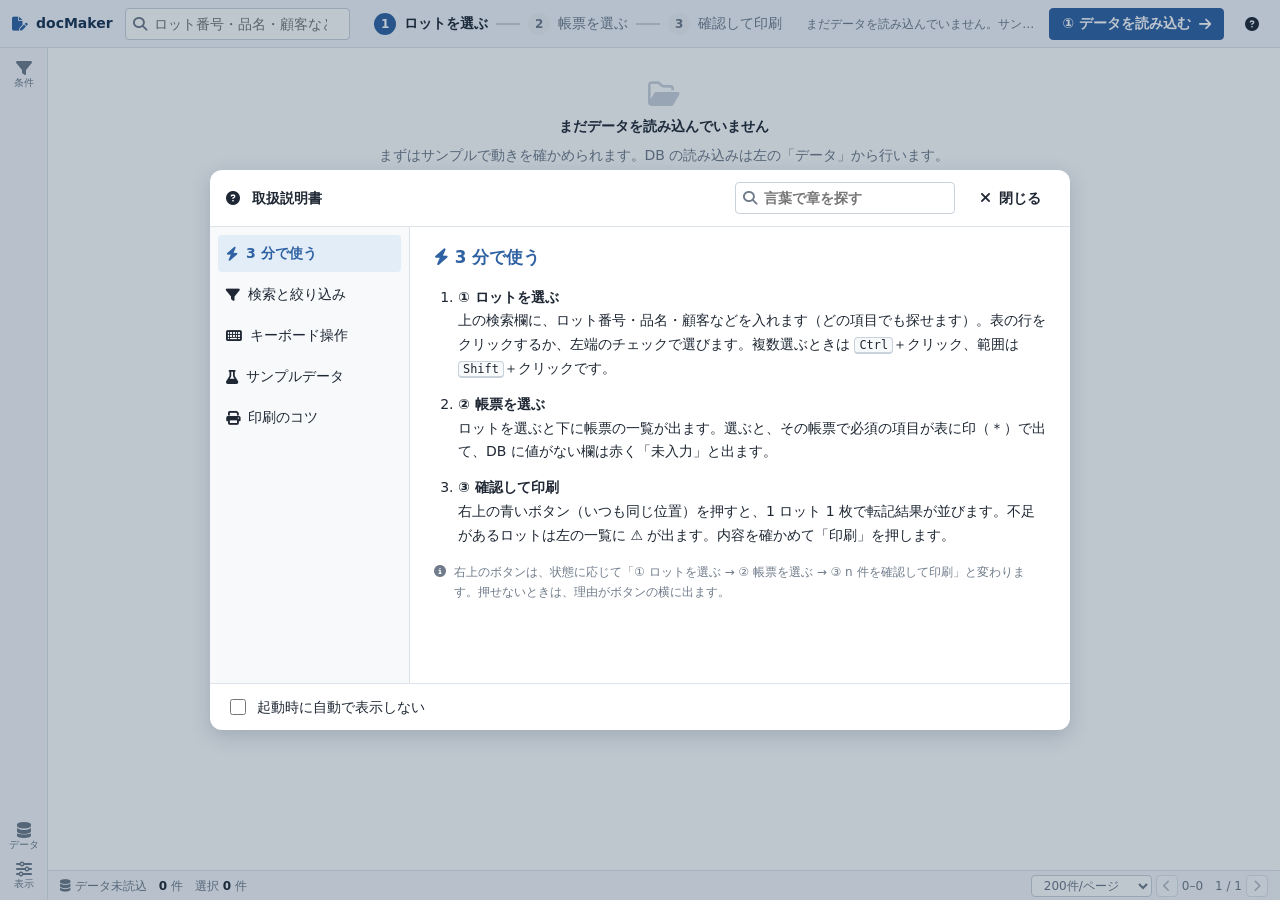
<file: index.html>
<!doctype html>
<html lang="ja">
<head>
<meta charset="utf-8">
<meta name="viewport" content="width=device-width,initial-scale=1">
<title>docMaker</title>
<link rel="stylesheet" href="css/tokens.css">
<link rel="stylesheet" href="css/base.css">
<link rel="stylesheet" href="css/parts.css">
<link rel="stylesheet" href="css/sheet.css">
<link rel="stylesheet" href="css/layout-c.css">
</head>
<body>
<!-- 採用レイアウト（案C。docs/layout-evaluation.md）。表を最大にし、ロットを選んだときだけ下に「帳票」のトレーが出る。
     ダブルクリックで Edge でそのまま開ける（サーバー不要）。 -->
<div class="app">
  <header class="topbar">
    <span class="topbar__title"><i class="fa-solid fa-file-pen"></i>docMaker</span>
    <div class="searchbox topbar__search"><i class="fa-solid fa-magnifying-glass"></i><input class="input" id="search" type="search" placeholder="ロット番号・品名・顧客など、どの項目でも検索" aria-label="検索"></div>
    <ol class="steps" id="steps"></ol>
    <span class="topbar__spacer"></span>
    <span class="note" id="hint"></span>
    <button class="btn btn--primary" id="cta"></button>
    <button class="btn btn--icon btn--ghost" id="help" title="取扱説明書" aria-label="取扱説明書"><i class="fa-solid fa-circle-question"></i></button>
  </header>
  <div class="app__body">
    <nav class="rail" id="rail" aria-label="機能"></nav>
    <aside class="panel hidden" id="panel"></aside>
    <main class="main">
      <div class="chips hidden" id="chips"></div>
      <div class="grid-wrap" id="grid"></div>
      <div class="tray hidden" id="tray" aria-label="選択中のロットと帳票">
        <span class="tray__sel"><i class="fa-solid fa-square-check"></i><b id="n">0</b> 件を選択中 <button class="btn btn--ghost" id="unsel" title="選択をすべて解除"><i class="fa-solid fa-xmark"></i>解除</button></span>
        <span class="tray__label"><i class="fa-solid fa-file-lines"></i>帳票</span>
        <div class="tray__forms" id="cards"></div>
      </div>
      <div class="statusbar" id="status"></div>
    </main>
  </div>
</div>
<script src="js/core.js"></script>
<script src="js/sample-data.js"></script>
<script src="js/forms.js"></script>
<script src="js/query.js"></script>
<script src="js/grid.js"></script>
<script src="js/filter-panel.js"></script>
<script src="js/panels.js"></script>
<script src="js/preview.js"></script>
<script src="js/rail.js"></script>
<script src="js/help.js"></script>
<script>
(function () {
  const $ = (id) => document.getElementById(id);
  DM.grid = new DM.Grid($("grid"), { statusEl: $("status"), formHints: true, onEnter: () => { if (DM.nextAction().key === "preview") DM.openPreview(); } });
  DM.mountSteps($("steps"));
  DM.mountFormChooser($("cards"), { compact: true });
  DM.mountRail({ rail: $("rail"), panel: $("panel"), items: [
    { id: "filter", icon: "fa-filter", label: "条件", title: "絞り込み条件", mount: DM.mountFilterPanel, badge: () => DM.queryState.filters.length },
    { id: "data", icon: "fa-database", label: "データ", sepBefore: true, spacer: true, mount: DM.mountDataPanel },
    { id: "view", icon: "fa-sliders", label: "表示", mount: DM.mountViewPanel }] });
  DM.mountCta($("cta"), $("hint"), {
    load: () => document.querySelector('.rail-btn[data-id="data"]').click(),
    form: () => { const p = $("cards").querySelector(".pill"); if (p) p.focus(); },
    preview: () => DM.openPreview(),
  });
  $("unsel").addEventListener("click", () => { const prev = Array.from(DM.store.selected); DM.store.setSelected([]); DM.toast("選択を解除しました", { icon: "fa-square", undo: () => DM.store.setSelected(prev) }); });
  const tray = () => { const n = DM.store.selected.size; $("tray").classList.toggle("hidden", !n); $("n").textContent = DM.fmtNum(n); };
  DM.bus.on("selection", tray);
  $("help").addEventListener("click", () => DM.openHelp());
  DM.boot({ search: $("search"), chips: $("chips"), empty: true }); tray();
  DM.maybeAutoHelp();
})();
</script>
</body>
</html>
</file>
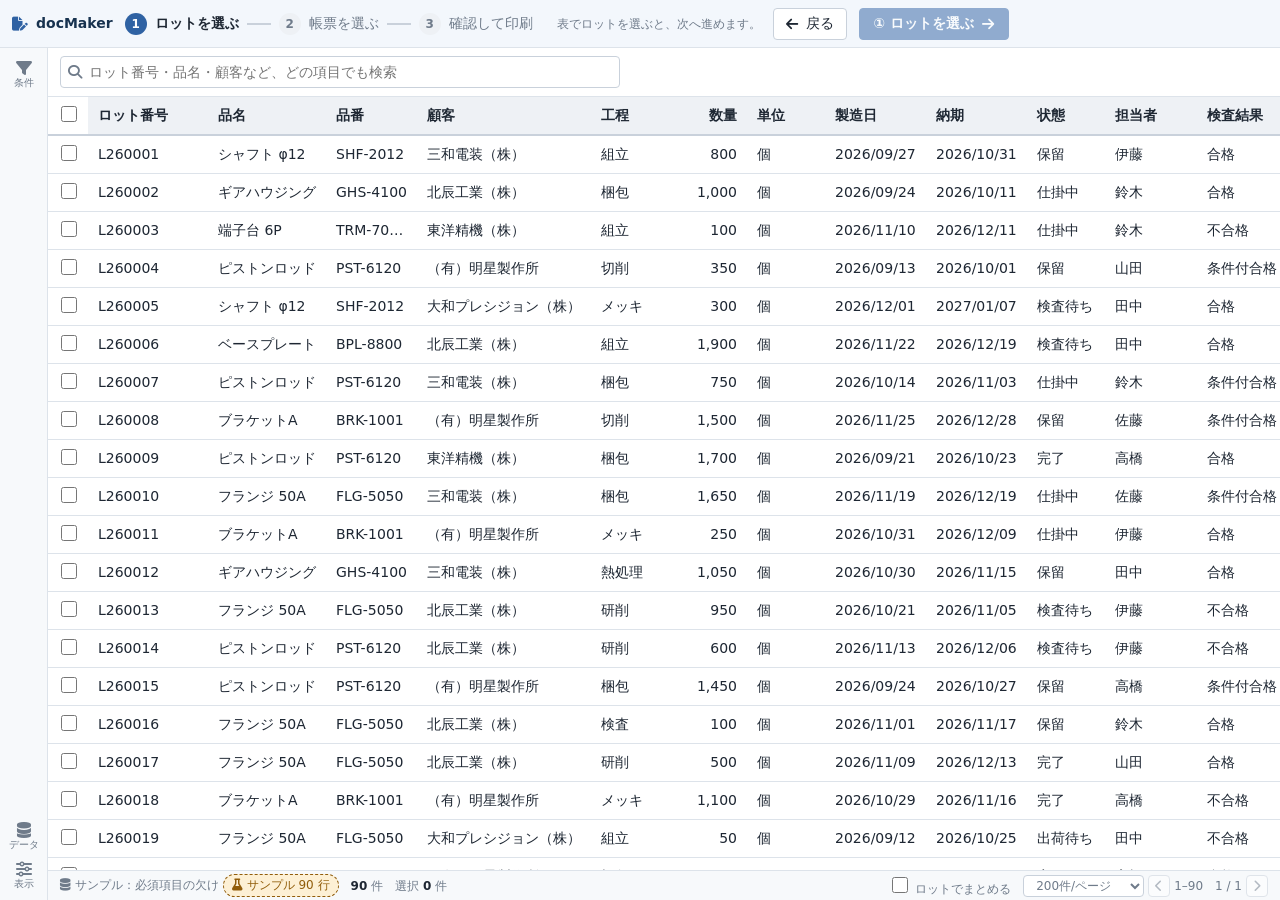
<file: layouts/a-wizard.html>
<!doctype html>
<html lang="ja">
<head>
<meta charset="utf-8">
<meta name="viewport" content="width=device-width,initial-scale=1">
<title>案A 手順切替型 | docMaker</title>
<link rel="stylesheet" href="../css/tokens.css">
<link rel="stylesheet" href="../css/base.css">
<link rel="stylesheet" href="../css/parts.css">
<link rel="stylesheet" href="../css/sheet.css">
<link rel="stylesheet" href="../css/layout-a.css">
</head>
<body>
<!-- 案A：手順を 1 画面ずつ切り替える（作業の流れの理解を最優先）。
     仮説：いま必要なものだけを大きく出せば、迷いが最小になる。 -->
<div class="app">
  <header class="topbar">
    <span class="topbar__title"><i class="fa-solid fa-file-pen"></i>docMaker</span>
    <ol class="steps" id="steps"></ol>
    <span class="topbar__spacer"></span>
    <span class="note" id="hint"></span>
    <button class="btn" id="back" hidden><i class="fa-solid fa-arrow-left"></i>戻る</button>
    <button class="btn btn--primary" id="cta"></button>
  </header>
  <div class="app__body">
    <nav class="rail" id="rail" aria-label="機能"></nav>
    <aside class="panel hidden" id="panel"></aside>
    <main class="main">
      <section class="view" id="v-pick">
        <div class="toolbar"><div class="searchbox"><i class="fa-solid fa-magnifying-glass"></i><input class="input" id="search" type="search" placeholder="ロット番号・品名・顧客など、どの項目でも検索" aria-label="検索"></div></div>
        <div class="chips hidden" id="chips"></div>
        <div class="grid-wrap" id="grid"></div>
        <div class="statusbar" id="status"></div>
      </section>
      <section class="view hidden" id="v-form">
        <div class="form-view"><h2><i class="fa-solid fa-file-lines"></i> 帳票の形式を選んでください</h2>
          <p class="note" id="sel-sum"></p>
          <div class="form-view__cards" id="cards"></div></div>
      </section>
      <section class="view hidden" id="v-prev"><div class="preview" id="prev-host"></div></section>
    </main>
  </div>
</div>
<script src="../js/core.js"></script>
<script src="../js/sample-data.js"></script>
<script src="../js/forms.js"></script>
<script src="../js/query.js"></script>
<script src="../js/grid.js"></script>
<script src="../js/filter-panel.js"></script>
<script src="../js/panels.js"></script>
<script src="../js/preview.js"></script>
<script src="../js/rail.js"></script>
<script>
(function () {
  const $ = (id) => document.getElementById(id);
  let view = "pick";
  const show = (v) => {
    view = v;
    ["pick", "form", "prev"].forEach((k) => $("v-" + k).classList.toggle("hidden", k !== v));
    $("back").hidden = v === "pick";
    if (v === "prev") DM.mountPreview($("prev-host"), { focusPrint: true });
    if (v === "form") $("sel-sum").innerHTML = `<i class="fa-solid fa-circle-info"></i> ${DM.store.selected.size} 件のロットを選択中です。各帳票の右下に、必須項目の不足が出ます。`;
    draw();
  };
  DM.grid = new DM.Grid($("grid"), { statusEl: $("status"), onEnter: () => go() });
  DM.mountFormChooser($("cards"), { onChoose: () => draw() });
  DM.mountSteps($("steps"));
  DM.mountRail({ rail: $("rail"), panel: $("panel"), items: [
    { id: "filter", icon: "fa-filter", label: "条件", title: "絞り込み条件", mount: DM.mountFilterPanel, badge: () => DM.queryState.filters.length },
    { id: "data", icon: "fa-database", label: "データ", sepBefore: true, spacer: true, mount: DM.mountDataPanel },
    { id: "view", icon: "fa-sliders", label: "表示", mount: DM.mountViewPanel }] });
  const go = () => { const a = DM.nextAction(); if (view === "pick" && a.key === "form") show("form"); else if (a.key === "preview") show("prev"); };
  const cta = DM.mountCta($("cta"), $("hint"), {
    load: () => document.querySelector('.rail-btn[data-id="data"]').click(),
    form: () => show("form"),
    preview: () => show("prev"),
  });
  const draw = () => {                       // 画面ごとに CTA の行き先を揃える
    const a = DM.nextAction();
    if (view === "form" && a.key === "form") { $("cta").disabled = true; $("cta").title = "帳票形式を選ぶと進めます。"; $("hint").textContent = "帳票形式を選んでください。"; }
    if (view === "prev") { $("cta").disabled = true; $("cta").innerHTML = "印刷は下のボタンから"; $("hint").textContent = ""; }
  };
  $("back").addEventListener("click", () => show(view === "prev" ? "form" : "pick"));
  ["selection", "form"].forEach((n) => DM.bus.on(n, () => { if (view === "prev") DM.mountPreview($("prev-host")); draw(); }));
  DM.boot({ search: $("search"), chips: $("chips") });
})();
</script>
</body>
</html>
</file>
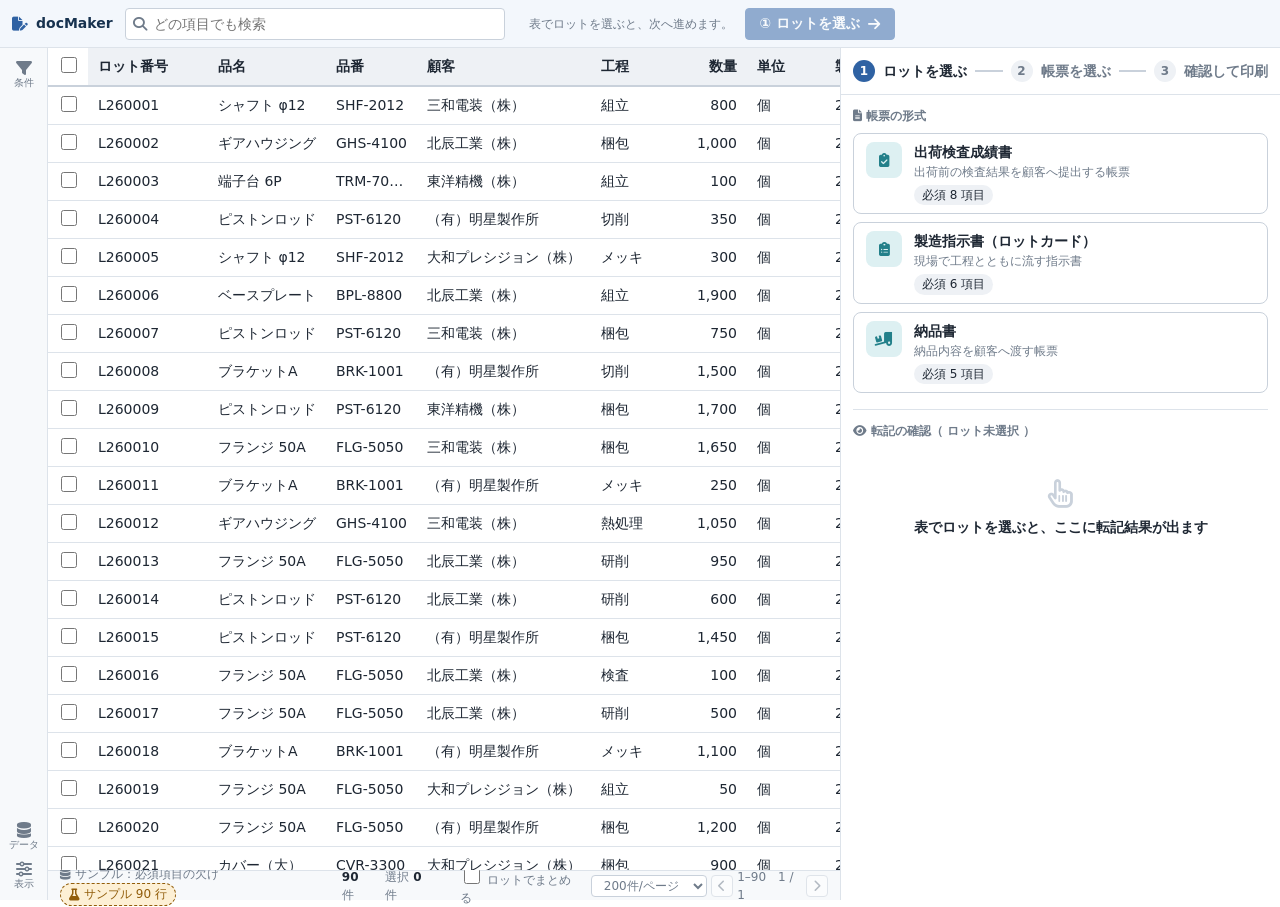
<file: layouts/b-dock.html>
<!doctype html>
<html lang="ja">
<head>
<meta charset="utf-8">
<meta name="viewport" content="width=device-width,initial-scale=1">
<title>案B 右ドック型 | docMaker</title>
<link rel="stylesheet" href="../css/tokens.css">
<link rel="stylesheet" href="../css/base.css">
<link rel="stylesheet" href="../css/parts.css">
<link rel="stylesheet" href="../css/sheet.css">
<link rel="stylesheet" href="../css/layout-b.css">
</head>
<body>
<!-- 案B：表の右に「帳票の選択＋常設プレビュー」を置く。
     仮説：選びながら転記結果を見られれば、画面遷移も確認の手戻りも減る。 -->
<div class="app">
  <header class="topbar">
    <span class="topbar__title"><i class="fa-solid fa-file-pen"></i>docMaker</span>
    <div class="searchbox topbar__search"><i class="fa-solid fa-magnifying-glass"></i><input class="input" id="search" type="search" placeholder="どの項目でも検索" aria-label="検索"></div>
    <span class="topbar__spacer"></span>
    <span class="note" id="hint"></span>
    <button class="btn btn--primary" id="cta"></button>
  </header>
  <div class="app__body">
    <nav class="rail" id="rail" aria-label="機能"></nav>
    <aside class="panel hidden" id="panel"></aside>
    <main class="main">
      <div class="chips hidden" id="chips"></div>
      <div class="grid-wrap" id="grid"></div>
      <div class="statusbar" id="status"></div>
    </main>
    <aside class="panel panel--right dock" id="dock">
      <div class="panel__head"><ol class="steps" id="steps"></ol></div>
      <div class="panel__body">
        <div class="group"><div class="group__title"><i class="fa-solid fa-file-lines"></i>帳票の形式</div><div class="dock__forms" id="cards"></div></div>
        <div class="group dock__prev"><div class="group__title"><i class="fa-solid fa-eye"></i>転記の確認（<span id="who">ロット未選択</span>）</div><div class="dock__sheet" id="sheet"></div></div>
      </div>
    </aside>
  </div>
</div>
<script src="../js/core.js"></script>
<script src="../js/sample-data.js"></script>
<script src="../js/forms.js"></script>
<script src="../js/query.js"></script>
<script src="../js/grid.js"></script>
<script src="../js/filter-panel.js"></script>
<script src="../js/panels.js"></script>
<script src="../js/preview.js"></script>
<script src="../js/rail.js"></script>
<script>
(function () {
  const $ = (id) => document.getElementById(id);
  DM.grid = new DM.Grid($("grid"), { statusEl: $("status"), onEnter: () => DM.openPreview() });
  DM.mountSteps($("steps"));
  DM.mountFormChooser($("cards"), {});
  DM.mountRail({ rail: $("rail"), panel: $("panel"), items: [
    { id: "filter", icon: "fa-filter", label: "条件", title: "絞り込み条件", mount: DM.mountFilterPanel, badge: () => DM.queryState.filters.length },
    { id: "data", icon: "fa-database", label: "データ", sepBefore: true, spacer: true, mount: DM.mountDataPanel },
    { id: "view", icon: "fa-sliders", label: "表示", mount: DM.mountViewPanel }] });
  DM.mountCta($("cta"), $("hint"), {
    load: () => document.querySelector('.rail-btn[data-id="data"]').click(),
    form: () => $("cards").querySelector(".form-card").focus(),
    preview: () => DM.openPreview(),
  });
  const drawSheet = () => {                  // 選択ロットの先頭を常時プレビュー
    const form = DM.forms.get(DM.store.formId), rows = DM.store.selectedRows();
    $("who").textContent = rows.length ? `ロット ${rows[0]["ロット番号"]}${rows.length > 1 ? ` ほか ${rows.length - 1} 件` : ""}` : "ロット未選択";
    if (!rows.length) $("sheet").innerHTML = '<div class="state"><i class="fa-regular fa-hand-pointer"></i><strong>表でロットを選ぶと、ここに転記結果が出ます</strong></div>';
    else if (!form) $("sheet").innerHTML = '<div class="state"><i class="fa-regular fa-file-lines"></i><strong>上で帳票の形式を選んでください</strong></div>';
    else $("sheet").innerHTML = DM.forms.renderSheet(form, rows[0]);
  };
  ["selection", "form"].forEach((n) => DM.bus.on(n, drawSheet));
  DM.boot({ search: $("search"), chips: $("chips") }); drawSheet();
})();
</script>
</body>
</html>
</file>
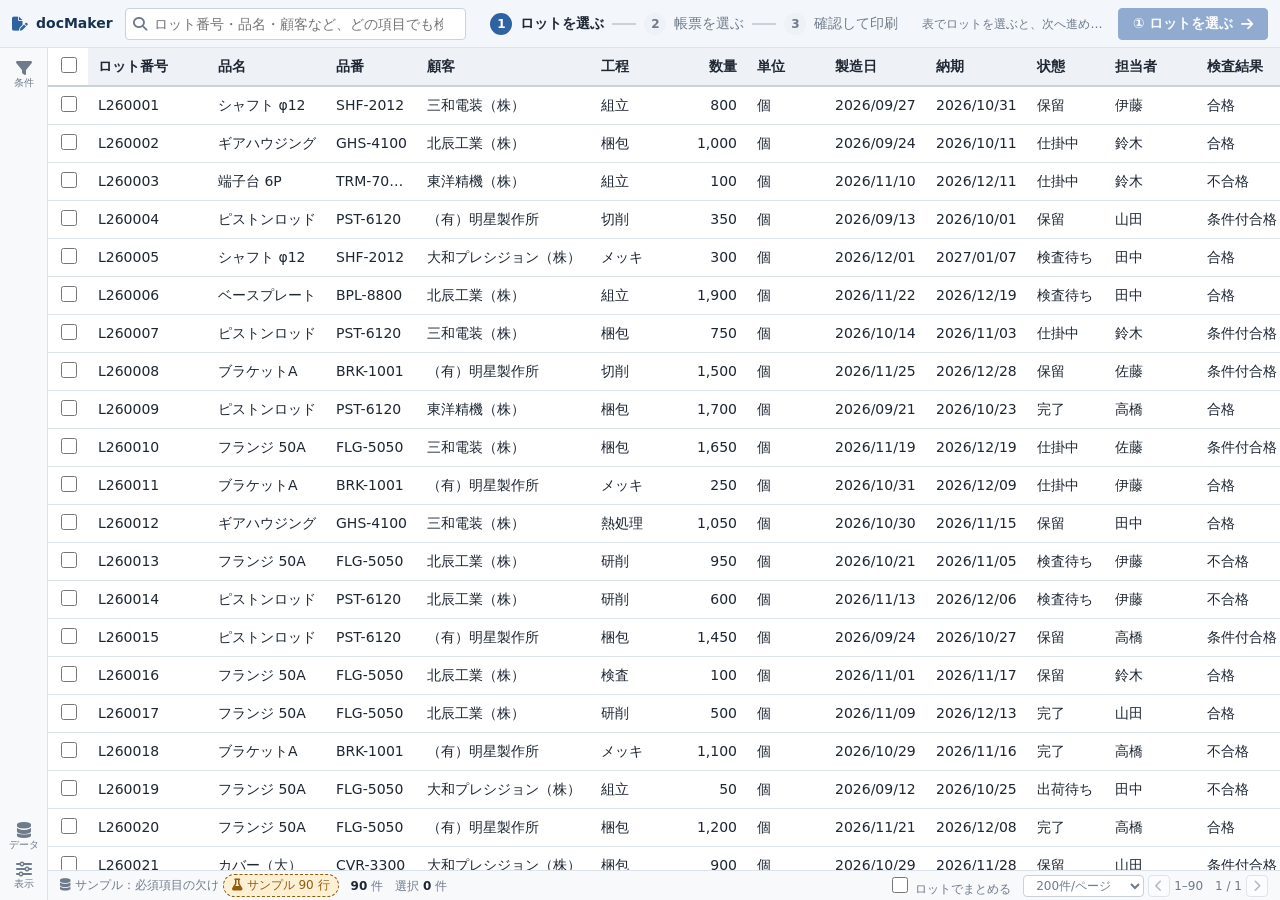
<file: layouts/c-max-table.html>
<!doctype html>
<html lang="ja">
<head>
<meta charset="utf-8">
<meta name="viewport" content="width=device-width,initial-scale=1">
<title>案C 表最大・下部トレー型 | docMaker</title>
<link rel="stylesheet" href="../css/tokens.css">
<link rel="stylesheet" href="../css/base.css">
<link rel="stylesheet" href="../css/parts.css">
<link rel="stylesheet" href="../css/sheet.css">
<link rel="stylesheet" href="../css/layout-c.css">
</head>
<body>
<!-- 案C：表を最大にし、ロットを選んだときだけ下に「帳票の選択」トレーが現れる。
     仮説：面積を表に集中させ、選択という行為の直下で次の判断（帳票）をさせれば、視線の移動が最小になる。 -->
<div class="app">
  <header class="topbar">
    <span class="topbar__title"><i class="fa-solid fa-file-pen"></i>docMaker</span>
    <div class="searchbox topbar__search"><i class="fa-solid fa-magnifying-glass"></i><input class="input" id="search" type="search" placeholder="ロット番号・品名・顧客など、どの項目でも検索" aria-label="検索"></div>
    <ol class="steps" id="steps"></ol>
    <span class="topbar__spacer"></span>
    <span class="note" id="hint"></span>
    <button class="btn btn--primary" id="cta"></button>
  </header>
  <div class="app__body">
    <nav class="rail" id="rail" aria-label="機能"></nav>
    <aside class="panel hidden" id="panel"></aside>
    <main class="main">
      <div class="chips hidden" id="chips"></div>
      <div class="grid-wrap" id="grid"></div>
      <div class="tray hidden" id="tray" aria-label="選択中のロットと帳票">
        <span class="tray__sel"><i class="fa-solid fa-square-check"></i><b id="n">0</b> 件を選択中 <button class="btn btn--ghost" id="unsel" title="選択をすべて解除"><i class="fa-solid fa-xmark"></i>解除</button></span>
        <span class="tray__label"><i class="fa-solid fa-file-lines"></i>帳票</span>
        <div class="tray__forms" id="cards"></div>
      </div>
      <div class="statusbar" id="status"></div>
    </main>
  </div>
</div>
<script src="../js/core.js"></script>
<script src="../js/sample-data.js"></script>
<script src="../js/forms.js"></script>
<script src="../js/query.js"></script>
<script src="../js/grid.js"></script>
<script src="../js/filter-panel.js"></script>
<script src="../js/panels.js"></script>
<script src="../js/preview.js"></script>
<script src="../js/rail.js"></script>
<script>
(function () {
  const $ = (id) => document.getElementById(id);
  DM.grid = new DM.Grid($("grid"), { statusEl: $("status"), formHints: true, onEnter: () => { if (DM.nextAction().key === "preview") DM.openPreview(); } });
  DM.mountSteps($("steps"));
  DM.mountFormChooser($("cards"), { compact: true });
  DM.mountRail({ rail: $("rail"), panel: $("panel"), items: [
    { id: "filter", icon: "fa-filter", label: "条件", title: "絞り込み条件", mount: DM.mountFilterPanel, badge: () => DM.queryState.filters.length },
    { id: "data", icon: "fa-database", label: "データ", sepBefore: true, spacer: true, mount: DM.mountDataPanel },
    { id: "view", icon: "fa-sliders", label: "表示", mount: DM.mountViewPanel }] });
  DM.mountCta($("cta"), $("hint"), {
    load: () => document.querySelector('.rail-btn[data-id="data"]').click(),
    form: () => { const p = $("cards").querySelector(".pill"); if (p) p.focus(); },
    preview: () => DM.openPreview(),
  });
  $("unsel").addEventListener("click", () => { const prev = Array.from(DM.store.selected); DM.store.setSelected([]); DM.toast("選択を解除しました", { icon: "fa-square", undo: () => DM.store.setSelected(prev) }); });
  const tray = () => { const n = DM.store.selected.size; $("tray").classList.toggle("hidden", !n); $("n").textContent = DM.fmtNum(n); };
  DM.bus.on("selection", tray);
  DM.boot({ search: $("search"), chips: $("chips") }); tray();
})();
</script>
</body>
</html>
</file>
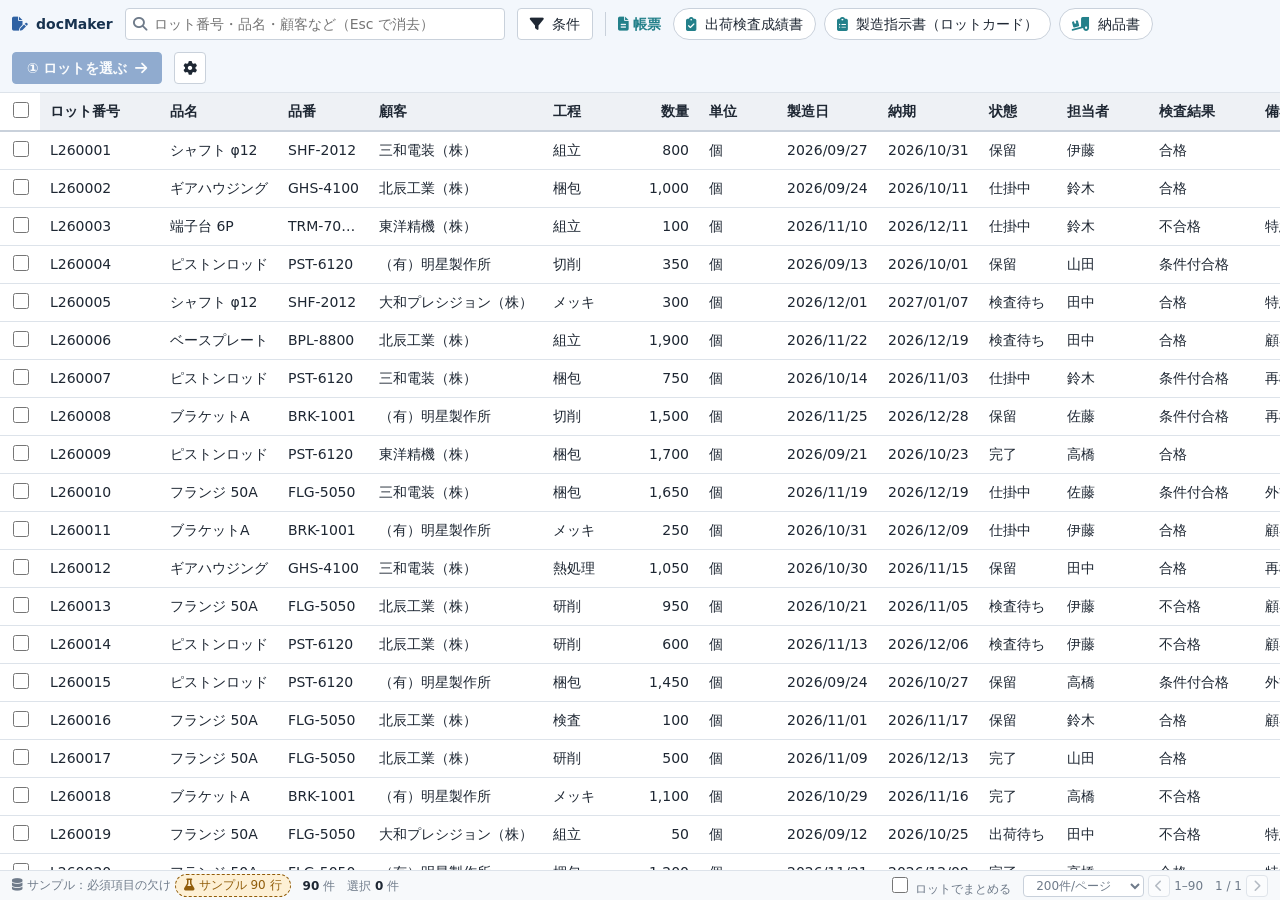
<file: layouts/d-command-bar.html>
<!doctype html>
<html lang="ja">
<head>
<meta charset="utf-8">
<meta name="viewport" content="width=device-width,initial-scale=1">
<title>案D コマンドバー型 | docMaker</title>
<link rel="stylesheet" href="../css/tokens.css">
<link rel="stylesheet" href="../css/base.css">
<link rel="stylesheet" href="../css/parts.css">
<link rel="stylesheet" href="../css/sheet.css">
<link rel="stylesheet" href="../css/layout-d.css">
</head>
<body>
<!-- 案D：脇の領域を持たず、上部の 1 本のバーに「検索・条件・帳票・主操作」を集約する。
     仮説：領域を減らし視線の動線を横 1 本にすれば、繰り返し作業の熟練者が最短で回せる。 -->
<div class="app">
  <header class="topbar topbar--tall">
    <span class="topbar__title"><i class="fa-solid fa-file-pen"></i>docMaker</span>
    <div class="searchbox topbar__search"><i class="fa-solid fa-magnifying-glass"></i><input class="input" id="search" type="search" placeholder="ロット番号・品名・顧客など（Esc で消去）" aria-label="検索"></div>
    <div class="pop"><button class="btn" id="b-filter" aria-expanded="false"><i class="fa-solid fa-filter"></i>条件<span class="badge-inline hidden" id="fcount"></span></button><div class="pop__box hidden" id="p-filter"></div></div>
    <span class="vsep"></span>
    <span class="tray__label"><i class="fa-solid fa-file-lines"></i>帳票</span>
    <div class="tray__forms" id="cards"></div>
    <span class="topbar__spacer"></span>
    <button class="btn btn--primary" id="cta"></button>
    <div class="pop pop--right"><button class="btn btn--icon" id="b-set" title="データ・表示" aria-label="データ・表示" aria-expanded="false"><i class="fa-solid fa-gear"></i></button><div class="pop__box hidden" id="p-set"><div id="p-data"></div><div id="p-view"></div></div></div>
  </header>
  <div class="app__body"><main class="main">
    <div class="chips hidden" id="chips"></div>
    <div class="grid-wrap" id="grid"></div>
    <div class="statusbar" id="status"></div>
  </main></div>
</div>
<script src="../js/core.js"></script>
<script src="../js/sample-data.js"></script>
<script src="../js/forms.js"></script>
<script src="../js/query.js"></script>
<script src="../js/grid.js"></script>
<script src="../js/filter-panel.js"></script>
<script src="../js/panels.js"></script>
<script src="../js/preview.js"></script>
<script src="../js/rail.js"></script>
<script>
(function () {
  const $ = (id) => document.getElementById(id);
  DM.grid = new DM.Grid($("grid"), { statusEl: $("status"), formHints: true, onEnter: () => { if (DM.nextAction().key === "preview") DM.openPreview(); } });
  DM.mountFormChooser($("cards"), { compact: true });
  DM.mountFilterPanel($("p-filter")); DM.mountDataPanel($("p-data")); DM.mountViewPanel($("p-view"));
  const pops = [["b-filter", "p-filter"], ["b-set", "p-set"]];
  const closeAll = () => pops.forEach(([b, p]) => { $(p).classList.add("hidden"); $(b).setAttribute("aria-expanded", "false"); });
  pops.forEach(([b, p]) => $(b).addEventListener("click", (e) => { e.stopPropagation(); const open = $(p).classList.contains("hidden"); closeAll(); if (open) { $(p).classList.remove("hidden"); $(b).setAttribute("aria-expanded", "true"); } }));
  document.addEventListener("click", (e) => { if (!e.target.closest(".pop")) closeAll(); });
  document.addEventListener("keydown", (e) => { if (e.key === "Escape") closeAll(); });
  DM.mountCta($("cta"), null, {
    load: () => $("b-set").click(),
    form: () => { const p = $("cards").querySelector(".pill"); if (p) p.focus(); },
    preview: () => DM.openPreview(),
  });
  DM.bus.on("query", () => { const n = DM.queryState.filters.length; $("fcount").textContent = n; $("fcount").classList.toggle("hidden", !n); });
  DM.boot({ search: $("search"), chips: $("chips") });
})();
</script>
</body>
</html>
</file>
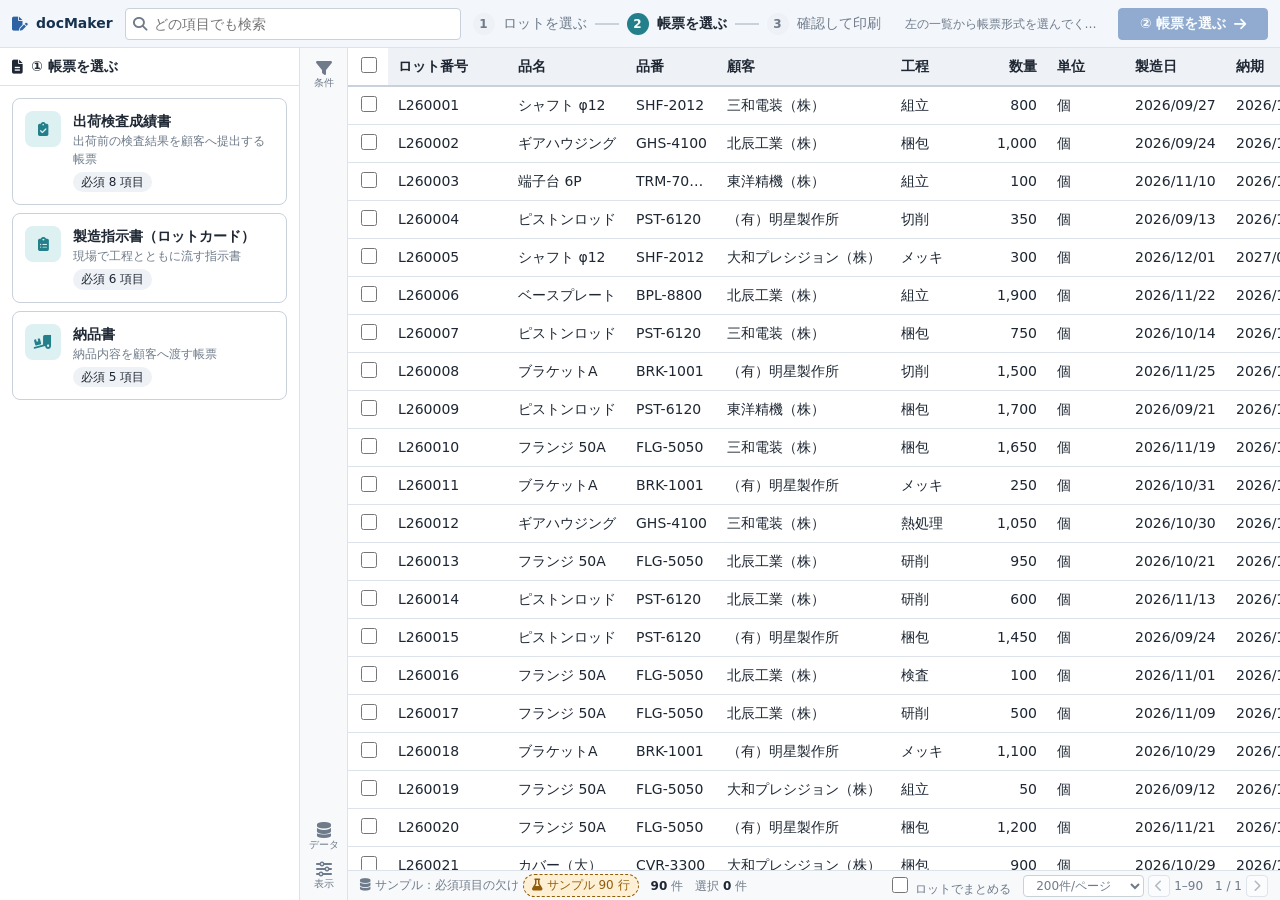
<file: layouts/e-form-first.html>
<!doctype html>
<html lang="ja">
<head>
<meta charset="utf-8">
<meta name="viewport" content="width=device-width,initial-scale=1">
<title>案E 帳票先行型 | docMaker</title>
<link rel="stylesheet" href="../css/tokens.css">
<link rel="stylesheet" href="../css/base.css">
<link rel="stylesheet" href="../css/parts.css">
<link rel="stylesheet" href="../css/sheet.css">
<link rel="stylesheet" href="../css/layout-e.css">
</head>
<body>
<!-- 案E：先に帳票を選び、表を「その帳票に必要な項目」の視点で見せる（必須の列に★・未入力を赤）。
     仮説：不足を選ぶ前に見せれば、印刷直前の手戻りがなくなる。作業順は ②→① になる。 -->
<div class="app">
  <header class="topbar">
    <span class="topbar__title"><i class="fa-solid fa-file-pen"></i>docMaker</span>
    <div class="searchbox topbar__search"><i class="fa-solid fa-magnifying-glass"></i><input class="input" id="search" type="search" placeholder="どの項目でも検索" aria-label="検索"></div>
    <ol class="steps" id="steps"></ol>
    <span class="topbar__spacer"></span>
    <span class="note" id="hint"></span>
    <button class="btn btn--primary" id="cta"></button>
  </header>
  <div class="app__body">
    <aside class="panel formside">
      <div class="panel__head"><i class="fa-solid fa-file-lines"></i>① 帳票を選ぶ</div>
      <div class="panel__body"><div class="formside__cards" id="cards"></div>
        <div class="group" id="req"></div></div>
    </aside>
    <nav class="rail" id="rail" aria-label="機能"></nav>
    <aside class="panel hidden" id="panel"></aside>
    <main class="main">
      <div class="chips hidden" id="chips"></div>
      <div class="grid-wrap" id="grid"></div>
      <div class="statusbar" id="status"></div>
    </main>
  </div>
</div>
<script src="../js/core.js"></script>
<script>DM.flowOrder = "form-first";</script>
<script src="../js/sample-data.js"></script>
<script src="../js/forms.js"></script>
<script src="../js/query.js"></script>
<script src="../js/grid.js"></script>
<script src="../js/filter-panel.js"></script>
<script src="../js/panels.js"></script>
<script src="../js/preview.js"></script>
<script src="../js/rail.js"></script>
<script>
(function () {
  const $ = (id) => document.getElementById(id);
  DM.grid = new DM.Grid($("grid"), { statusEl: $("status"), formHints: true, onEnter: () => { if (DM.nextAction().key === "preview") DM.openPreview(); } });
  DM.mountSteps($("steps"));
  DM.mountFormChooser($("cards"), {});
  DM.mountRail({ rail: $("rail"), panel: $("panel"), items: [
    { id: "filter", icon: "fa-filter", label: "条件", title: "絞り込み条件", mount: DM.mountFilterPanel, badge: () => DM.queryState.filters.length },
    { id: "data", icon: "fa-database", label: "データ", sepBefore: true, spacer: true, mount: DM.mountDataPanel },
    { id: "view", icon: "fa-sliders", label: "表示", mount: DM.mountViewPanel }] });
  DM.mountCta($("cta"), $("hint"), {
    load: () => document.querySelector('.rail-btn[data-id="data"]').click(),
    pickform: () => {}, pick: () => {}, form: () => {},
    preview: () => DM.openPreview(),
  });
  const req = () => {
    const f = DM.forms.get(DM.store.formId);
    $("req").innerHTML = f ? `<div class="group__title"><i class="fa-solid fa-asterisk"></i>この帳票の必須項目</div>${f.fields.filter((x) => x.required).map((x) => `<span class="tag tag--info">${DM.esc(x.label)} ← ${DM.esc(x.cols[0])}</span>`).join(" ")}` : "";
  };
  DM.bus.on("form", req);
  DM.boot({ search: $("search"), chips: $("chips") }); req();
})();
</script>
</body>
</html>
</file>
<file: css/tokens.css>
/* ── トークン（基本設計 §1-7）──────────────────────────
   生の色・余白・サイズはこのファイルだけに書く。部品は「意味づけ」の側を参照する。 */
:root {
  /* 基本の色（落ち着いた青を基調。グレーはわずかに青みを持たせる） */
  --c-blue-900: #17324f;
  --c-blue-700: #24508a;
  --c-blue-600: #2f62a3;
  --c-blue-500: #4a7fbd;
  --c-blue-200: #c6d8ee;
  --c-blue-100: #e3edf8;
  --c-blue-50:  #f3f7fc;
  --c-teal-600: #23808a;   /* ② 帳票（青に近い類似色） */
  --c-teal-100: #ddf0f2;
  --c-amber-700: #915d0b;  /* 注意・変更（分裂補色側） */
  --c-amber-100: #fdf0d5;
  --c-green-700: #2a7a4b;
  --c-green-100: #dcf2e4;
  --c-red-700: #b3392f;
  --c-red-100: #fbe3e0;
  --c-gray-900: #1e2733;
  --c-gray-700: #44505f;
  --c-gray-500: #6f7b8a;
  --c-gray-300: #c9d1db;
  --c-gray-200: #dde3ea;
  --c-gray-100: #eef1f5;
  --c-gray-50:  #f7f9fb;
  --c-white: #ffffff;

  /* 意味づけ（部品はこちらを参照する） */
  --color-bg: var(--c-white);
  --color-surface: var(--c-gray-50);
  --color-surface-2: var(--c-gray-100);
  --color-border: var(--c-gray-200);
  --color-border-strong: var(--c-gray-300);
  --color-text: var(--c-gray-900);
  --color-text-sub: var(--c-gray-500);
  --color-primary: var(--c-blue-600);
  --color-primary-hover: var(--c-blue-700);
  --color-primary-soft: var(--c-blue-100);
  --color-primary-faint: var(--c-blue-50);
  --color-on-primary: var(--c-white);
  --color-step1: var(--c-blue-600);
  --color-step2: var(--c-teal-600);
  --color-step2-soft: var(--c-teal-100);
  --color-warn: var(--c-amber-700);
  --color-warn-soft: var(--c-amber-100);
  --color-ok: var(--c-green-700);
  --color-ok-soft: var(--c-green-100);
  --color-error: var(--c-red-700);
  --color-error-soft: var(--c-red-100);
  --color-focus: var(--c-blue-500);
  --color-select-row: var(--c-blue-100);
  --color-hover-row: var(--c-blue-50);
  --color-sample: var(--c-amber-700);

  /* 余白・角丸・影・動き */
  --space-1: 4px;
  --space-2: 8px;
  --space-3: 12px;
  --space-4: 16px;
  --space-5: 24px;
  --space-6: 32px;
  --radius-s: 4px;
  --radius-m: 8px;
  --radius-l: 12px;
  --shadow-s: 0 1px 2px rgb(23 50 79 / 10%);
  --shadow-m: 0 6px 20px rgb(23 50 79 / 18%);
  --motion-fast: 120ms;
  --motion-base: 220ms;
  --font-family: "Yu Gothic UI", "Meiryo UI", "Segoe UI", system-ui, sans-serif;
  --font-mono: "Consolas", "Yu Gothic UI", monospace;

  /* 画面の骨組み */
  --topbar-height: 48px;
  --rail-width: 48px;
  --panel-width: 340px;
}

/* ── 表示密度 3 段階（§1-9）。文字・行高・余白・部品の高さを一体で切り替える ── */
:root, :root[data-density="standard"] {
  --font-size-body: 14px;
  --font-size-small: 12px;
  --line-height-body: 1.5;
  --table-cell-padding-x: 10px;
  --table-cell-padding-y: 6px;
  --control-height: 32px;
}
:root[data-density="compact"] {
  --font-size-body: 12.5px;
  --font-size-small: 11px;
  --line-height-body: 1.35;
  --table-cell-padding-x: 8px;
  --table-cell-padding-y: 3px;
  --control-height: 28px;
}
:root[data-density="comfortable"] {
  --font-size-body: 16px;
  --font-size-small: 13px;
  --line-height-body: 1.6;
  --table-cell-padding-x: 14px;
  --table-cell-padding-y: 10px;
  --control-height: 38px;
}
</file>
<file: css/parts.css>
/* ── 部品の追加スタイル（パネルの中身・手順・プレビュー）──────── */
.note { font-size: var(--font-size-small); color: var(--color-text-sub); display: flex; gap: var(--space-2); align-items: flex-start; }
.note i { margin-top: 3px; }
.inline { display: inline-flex; align-items: center; gap: var(--space-2); white-space: nowrap; }

/* フィルター行 */
.filter-row { display: flex; flex-direction: column; gap: var(--space-1); padding: var(--space-2); border: 1px solid var(--color-border); border-radius: var(--radius-m); background: var(--color-surface); }
.quick { display: flex; flex-wrap: wrap; align-items: center; gap: var(--space-1); }
.quick .label { width: 100%; }
.quick .btn { height: 26px; padding: 0 var(--space-2); font-size: var(--font-size-small); }
.chips { display: flex; flex-wrap: wrap; gap: var(--space-1); padding: var(--space-1) var(--space-3); border-bottom: 1px solid var(--color-border); background: var(--color-bg); }

/* 帳票の選択（コンパクト）。② は青緑 */
.pill { height: var(--control-height); padding: 0 var(--space-3); display: inline-flex; align-items: center; gap: var(--space-2); border: 1px solid var(--color-border-strong); border-radius: 999px; background: var(--color-bg); cursor: pointer; white-space: nowrap; }
.pill:hover { border-color: var(--color-step2); background: var(--color-step2-soft); }
.pill[aria-checked="true"] { border-color: var(--color-step2); background: var(--color-step2); color: var(--color-on-primary); }
.pill i { color: var(--color-step2); }
.pill[aria-checked="true"] i { color: inherit; }
.pill .tag { line-height: 1.4; }

/* 密度の切替 */
.seg { display: flex; border: 1px solid var(--color-border-strong); border-radius: var(--radius-s); overflow: hidden; }
.seg__btn { flex: 1; height: var(--control-height); border: 0; background: var(--color-bg); cursor: pointer; display: flex; align-items: center; justify-content: center; gap: var(--space-1); }
.seg__btn + .seg__btn { border-left: 1px solid var(--color-border-strong); }
.seg__btn[aria-checked="true"] { background: var(--color-primary); color: var(--color-on-primary); }

/* サンプルの読み込みボタン */
.sample-btn { height: auto; padding: var(--space-2) var(--space-3); justify-content: flex-start; text-align: left; align-items: flex-start; }
.sample-btn i { margin-top: 3px; color: var(--color-sample); }
.sample-btn small { display: block; color: var(--color-text-sub); font-size: var(--font-size-small); }
.sample-btn span { white-space: normal; }

/* 処理の流れ ①②③（現在位置・完了を示す） */
.steps { display: flex; align-items: center; gap: var(--space-2); list-style: none; margin: 0; padding: 0; }
.step { display: flex; align-items: center; gap: var(--space-2); color: var(--color-text-sub); white-space: nowrap; }
.step__no { width: 22px; height: 22px; border-radius: 50%; display: inline-flex; align-items: center; justify-content: center; background: var(--color-surface-2); font-size: var(--font-size-small); font-weight: 700; }
.step.is-current { color: var(--color-text); font-weight: 700; }
.step.is-current .step__no { background: var(--color-primary); color: var(--color-on-primary); }
.step[data-step="2"].is-current .step__no { background: var(--color-step2); }
.step.is-done:not(.is-current) .step__no { background: var(--color-ok-soft); color: var(--color-ok); }
.step__line { width: 24px; height: 2px; background: var(--color-border-strong); }

/* プレビュー（③） */
.preview { display: flex; flex-direction: column; min-height: 0; background: var(--color-bg); }
.preview__head, .preview__foot { flex: none; display: flex; align-items: center; gap: var(--space-3); padding: var(--space-3) var(--space-4); }
.preview__head { border-bottom: 1px solid var(--color-border); }
.preview__foot { border-top: 1px solid var(--color-border); }
.preview__main { flex: 1; min-height: 0; display: flex; }
.preview__nav { width: 220px; flex: none; overflow: auto; padding: var(--space-2); border-right: 1px solid var(--color-border); background: var(--color-surface); display: flex; flex-direction: column; gap: var(--space-1); }
.nav-item { display: flex; align-items: center; gap: var(--space-2); padding: var(--space-2); border: 1px solid transparent; border-radius: var(--radius-s); background: none; cursor: pointer; text-align: left; }
.nav-item > span:nth-child(2) { flex: 1; min-width: 0; }
.nav-item:hover { background: var(--color-primary-soft); }
.nav-item.is-bad { border-color: var(--c-amber-100); background: var(--color-warn-soft); }
.nav-item__no { width: 22px; text-align: center; color: var(--color-text-sub); font-size: var(--font-size-small); }
.preview__pages { flex: 1; overflow: auto; background: var(--c-gray-200); padding: var(--space-5); display: flex; flex-direction: column; align-items: center; gap: var(--space-5); }
.preview__page { zoom: .85; }

/* 取扱説明書 */
.help { flex: 1; min-height: 0; display: flex; }
.help__nav { width: 200px; flex: none; padding: var(--space-2); border-right: 1px solid var(--color-border); background: var(--color-surface); display: flex; flex-direction: column; gap: var(--space-1); overflow: auto; }
.help__nav button { display: flex; align-items: center; gap: var(--space-2); padding: var(--space-2); border: 0; border-radius: var(--radius-s); background: none; cursor: pointer; text-align: left; }
.help__nav button:hover { background: var(--color-primary-soft); }
.help__nav button[aria-current="true"] { background: var(--color-primary-soft); color: var(--color-primary); font-weight: 700; }
.help__body { flex: 1; overflow: auto; padding: var(--space-4) var(--space-5); line-height: 1.7; }
.help__body h2 { margin: 0 0 var(--space-3); font-size: 1.2em; color: var(--color-primary); }
.help-steps { padding-left: var(--space-5); display: flex; flex-direction: column; gap: var(--space-3); }
.help-table { border-collapse: collapse; width: 100%; }
.help-table th, .help-table td { border-bottom: 1px solid var(--color-border); padding: var(--space-2); text-align: left; }
kbd { font-family: var(--font-mono); font-size: .85em; border: 1px solid var(--color-border-strong); border-bottom-width: 2px; border-radius: var(--radius-s); padding: 0 var(--space-1); background: var(--color-surface); }
</file>
<file: css/sheet.css>
/* ── 帳票シート（仮）と印刷 ─────────────────────────── */
:root { --sheet-width: 210mm; --sheet-height: 297mm; --sheet-pad: 14mm; }

.sheet { width: var(--sheet-width); min-height: 150mm; background: var(--c-white); color: #000; padding: var(--sheet-pad); box-shadow: var(--shadow-m); display: flex; flex-direction: column; gap: 8mm; break-inside: avoid; }
.sheet__head { display: flex; align-items: baseline; justify-content: space-between; border-bottom: 2px solid #000; padding-bottom: 3mm; }
.sheet__head h2 { margin: 0; font-size: 20pt; letter-spacing: .2em; }
.sheet__meta { font-size: 11pt; }
.sheet__grid { display: grid; grid-template-columns: 1fr 1fr; border-top: 1px solid #000; border-left: 1px solid #000; }
.sheet__cell { border-right: 1px solid #000; border-bottom: 1px solid #000; padding: 2mm 3mm; min-height: 14mm; }
.sheet__cell--span2 { grid-column: span 2; }
.sheet__label { font-size: 8.5pt; color: #444; }
.sheet__value { font-size: 13pt; font-weight: 600; }
.sheet__value small { font-weight: 400; font-size: 9pt; }
.sheet__cell.is-missing { background: var(--color-error-soft); }
.sheet__missing { color: var(--color-error); font-size: 10pt; font-weight: 600; }
.sheet__foot { margin-top: auto; display: flex; justify-content: flex-end; gap: 0; }
.sheet__foot span { width: 22mm; height: 18mm; border: 1px solid #000; margin-left: -1px; font-size: 8pt; text-align: center; padding-top: 1mm; }

/* 印刷：画面の部品は出さず、帳票だけを 1 ロット 1 ページで出す。不足の色は印刷しない */
#print-root { display: none; }
@media print {
  @page { size: A4; margin: 0; }
  html, body { overflow: visible; height: auto; background: #fff; }
  body > *:not(#print-root) { display: none !important; }
  #print-root { display: block; }
  #print-root .sheet { box-shadow: none; page-break-after: always; break-after: page; min-height: var(--sheet-height); }
  #print-root .sheet:last-child { page-break-after: auto; break-after: auto; }
  #print-root .sheet__cell.is-missing { background: none; }
}
</file>
<file: css/layout-c.css>
/* 案C：表最大・下部トレー型 */
.topbar__search { width: 380px; }
.topbar .steps { margin-left: var(--space-3); }
.tray { flex: none; display: flex; align-items: center; gap: var(--space-4); padding: var(--space-2) var(--space-3); background: var(--color-primary-faint); border-top: 2px solid var(--color-primary); animation: tray-in var(--motion-base) ease-out; }
.tray__sel { display: flex; align-items: center; gap: var(--space-2); white-space: nowrap; color: var(--c-blue-900); }
.tray__sel i { color: var(--color-primary); }
.tray__label { color: var(--color-step2); font-weight: 700; white-space: nowrap; display: flex; align-items: center; gap: var(--space-1); }
.tray__forms { display: flex; gap: var(--space-2); flex-wrap: wrap; }
@keyframes tray-in { from { opacity: 0; transform: translateY(8px); } to { opacity: 1; transform: none; } }
</file>
<file: css/layout-a.css>
/* 案A：手順切替型 */
.view { flex: 1; min-height: 0; display: flex; flex-direction: column; }
.toolbar { flex: none; padding: var(--space-2) var(--space-3); border-bottom: 1px solid var(--color-border); }
.toolbar .searchbox { max-width: 560px; }
.form-view { padding: var(--space-6); max-width: 760px; margin: 0 auto; width: 100%; display: flex; flex-direction: column; gap: var(--space-3); overflow: auto; }
.form-view h2 { margin: 0; font-size: 1.3em; color: var(--color-step2); }
.form-view__cards { display: flex; flex-direction: column; gap: var(--space-3); }
.view .preview { flex: 1; }
</file>
<file: css/layout-b.css>
/* 案B：右ドック型 */
.topbar__search { width: 340px; }
.dock { width: 440px; }
.dock .panel__head { padding: var(--space-3); }
.dock .steps { width: 100%; justify-content: space-between; }
.dock .step__line { flex: 1; width: auto; }
.dock__forms { display: flex; flex-direction: column; gap: var(--space-2); }
.dock__forms .form-card { padding: var(--space-2) var(--space-3); }
.dock__prev { flex: 1; min-height: 0; }
.dock__sheet { zoom: .42; transform-origin: top left; overflow: hidden; display: flex; justify-content: center; }
.dock__sheet .state { zoom: 2.4; }
</file>
<file: css/layout-d.css>
/* 案D：コマンドバー型 */
.topbar--tall { height: auto; min-height: var(--topbar-height); flex-wrap: wrap; padding-top: var(--space-2); padding-bottom: var(--space-2); }
.topbar__search { width: 340px; }
.vsep { width: 1px; height: 24px; background: var(--color-border-strong); }
.tray__label { color: var(--color-step2); font-weight: 700; white-space: nowrap; display: flex; align-items: center; gap: var(--space-1); }
.tray__forms { display: flex; gap: var(--space-2); }
.pop { position: relative; }
.pop__box { position: absolute; top: calc(100% + var(--space-1)); left: 0; width: 360px; max-height: 70dvh; overflow: auto; background: var(--color-bg); border: 1px solid var(--color-border-strong); border-radius: var(--radius-m); box-shadow: var(--shadow-m); padding: var(--space-3); display: flex; flex-direction: column; gap: var(--space-4); z-index: 40; }
.pop--right .pop__box { left: auto; right: 0; }
.badge-inline { background: var(--color-primary); color: var(--color-on-primary); border-radius: 999px; padding: 0 6px; font-size: var(--font-size-small); }
</file>
<file: css/layout-e.css>
/* 案E：帳票先行型 */
.topbar__search { width: 300px; }
.formside { width: 300px; }
.formside__cards { display: flex; flex-direction: column; gap: var(--space-2); }
.formside .group { display: flex; flex-direction: row; flex-wrap: wrap; gap: var(--space-1); }
.formside .group__title { width: 100%; }
</file>
<file: css/base.css>
/* ── 基本の部品（トークンだけを参照する）──────────────── */
@import url("../vendor/fontawesome/css/all.min.css");

*, *::before, *::after { box-sizing: border-box; }
html, body { height: 100%; margin: 0; }
body {
  font-family: var(--font-family);
  font-size: var(--font-size-body);
  line-height: var(--line-height-body);
  color: var(--color-text);
  background: var(--color-bg);
  overflow: hidden;                 /* ページ自体はスクロールさせない（§1-8） */
}
button, input, select, textarea { font: inherit; color: inherit; }
:focus-visible { outline: 2px solid var(--color-focus); outline-offset: 1px; }  /* フォーカスは消さない（§1-16） */
.sr-only { position: absolute; width: 1px; height: 1px; overflow: hidden; clip: rect(0 0 0 0); }
.hidden { display: none !important; }

/* 画面の骨組み：100dvh に収める */
.app { height: 100dvh; display: flex; flex-direction: column; min-width: 1100px; }
.app__body { flex: 1; min-height: 0; display: flex; }
.main { flex: 1; min-width: 0; min-height: 0; display: flex; flex-direction: column; }

/* 上部バー */
.topbar {
  height: var(--topbar-height); flex: none; display: flex; align-items: center; gap: var(--space-3);
  padding: 0 var(--space-3); background: var(--color-primary-faint); border-bottom: 1px solid var(--color-border);
}
.topbar__title { font-weight: 700; color: var(--c-blue-900); display: flex; align-items: center; gap: var(--space-2); white-space: nowrap; }
.topbar__title i { color: var(--color-primary); }
.topbar__spacer { flex: 1; }
.topbar > * { flex: none; }
.topbar .note { flex: 0 1 auto; min-width: 0; max-width: 360px; white-space: nowrap; overflow: hidden; text-overflow: ellipsis; display: block; }
.topbar .searchbox { flex: 0 1 380px; min-width: 150px; }
.topbar .steps { flex: none; }

/* ボタン */
.btn {
  height: var(--control-height); padding: 0 var(--space-3); display: inline-flex; align-items: center; justify-content: center; gap: var(--space-2);
  border: 1px solid var(--color-border-strong); border-radius: var(--radius-s); background: var(--color-bg);
  cursor: pointer; white-space: nowrap; transition: background var(--motion-fast), border-color var(--motion-fast);
}
.btn:hover:not(:disabled) { background: var(--color-primary-faint); border-color: var(--color-primary); }
.btn:disabled { opacity: .5; cursor: not-allowed; }
.btn--primary { background: var(--color-primary); border-color: var(--color-primary); color: var(--color-on-primary); font-weight: 700; min-width: 150px; }
.btn--primary:hover:not(:disabled) { background: var(--color-primary-hover); border-color: var(--color-primary-hover); }
.btn--ghost { border-color: transparent; background: transparent; }
.btn--icon { width: var(--control-height); padding: 0; }
.btn--danger { color: var(--color-error); }

/* 入力 */
.field { display: flex; flex-direction: column; gap: 2px; }
.field > label, .label { font-size: var(--font-size-small); color: var(--color-text-sub); }
.input, .select {
  height: var(--control-height); padding: 0 var(--space-2); border: 1px solid var(--color-border-strong);
  border-radius: var(--radius-s); background: var(--color-bg); min-width: 0;
}
.input:focus, .select:focus { border-color: var(--color-focus); outline: 2px solid var(--c-blue-200); outline-offset: 0; }
.input.is-applied { animation: applied var(--motion-base) ease-out; }   /* 反映の合図（§7） */
@keyframes applied { from { background: var(--color-ok-soft); } to { background: var(--color-bg); } }
.searchbox { position: relative; display: flex; align-items: center; }
.searchbox i { position: absolute; left: var(--space-2); color: var(--color-text-sub); pointer-events: none; }
.searchbox .input { width: 100%; padding-left: 28px; }

/* 札・状態（色だけで伝えない：アイコン＋文字＋色 §1-3） */
.tag { display: inline-flex; align-items: center; gap: 4px; padding: 0 var(--space-2); border-radius: 999px; font-size: var(--font-size-small); line-height: 1.7; white-space: nowrap; background: var(--color-surface-2); color: var(--color-text); }
.tag--ok { background: var(--color-ok-soft); color: var(--color-ok); }
.tag--warn { background: var(--color-warn-soft); color: var(--color-warn); }
.tag--error { background: var(--color-error-soft); color: var(--color-error); }
.tag--info { background: var(--color-primary-soft); color: var(--c-blue-700); }
.tag--sample { background: var(--color-warn-soft); color: var(--color-sample); border: 1px dashed var(--color-sample); }
.tag button { border: 0; background: none; cursor: pointer; padding: 0 2px; color: inherit; }

/* アイコン列（左）：機能ごとの塊を開閉する（§3） */
.rail { width: var(--rail-width); flex: none; background: var(--color-surface); border-right: 1px solid var(--color-border); display: flex; flex-direction: column; align-items: center; padding: var(--space-2) 0; gap: var(--space-1); }
.rail__sep { width: 24px; height: 1px; background: var(--color-border-strong); margin: var(--space-2) 0; }
.rail__spacer { flex: 1; }
.rail-btn { width: 40px; padding: 4px 0 2px; display: flex; flex-direction: column; align-items: center; gap: 1px; border: 0; border-radius: var(--radius-s); background: none; cursor: pointer; color: var(--color-text-sub); position: relative; }
.rail-btn i { font-size: 16px; }
.rail-btn span { font-size: 10px; line-height: 1.2; }
.rail-btn:hover { background: var(--color-primary-soft); color: var(--color-primary); }
.rail-btn[aria-pressed="true"] { background: var(--color-primary-soft); color: var(--color-primary); box-shadow: inset 3px 0 0 var(--color-primary); }
.rail-btn .badge { position: absolute; top: 0; right: 0; min-width: 16px; height: 16px; border-radius: 8px; background: var(--color-primary); color: var(--color-on-primary); font-size: 10px; display: flex; align-items: center; justify-content: center; }

/* 脇のパネル */
.panel { width: var(--panel-width); flex: none; border-right: 1px solid var(--color-border); background: var(--color-bg); display: flex; flex-direction: column; min-height: 0; }
.panel--right { border-right: 0; border-left: 1px solid var(--color-border); }
.panel__head { display: flex; align-items: center; gap: var(--space-2); padding: var(--space-2) var(--space-3); border-bottom: 1px solid var(--color-border); font-weight: 700; }
.panel__body { flex: 1; min-height: 0; overflow: auto; padding: var(--space-3); display: flex; flex-direction: column; gap: var(--space-4); }
.group { display: flex; flex-direction: column; gap: var(--space-2); }
.group + .group { padding-top: var(--space-3); border-top: 1px solid var(--color-border); }
.group__title { font-size: var(--font-size-small); font-weight: 700; color: var(--color-text-sub); display: flex; align-items: center; gap: var(--space-1); }
.row { display: flex; gap: var(--space-2); align-items: flex-end; }
.row > .field { flex: 1; min-width: 0; }

/* 表（§1-10 §1-15：見出し固定・選択行は色＋マーク） */
.grid-wrap { flex: 1; min-height: 0; overflow: auto; position: relative; background: var(--color-bg); }
table.grid { border-collapse: separate; border-spacing: 0; table-layout: fixed; width: max-content; min-width: 100%; }
.grid th, .grid td { padding: var(--table-cell-padding-y) var(--table-cell-padding-x); border-bottom: 1px solid var(--color-border); border-right: 1px solid var(--color-gray-100); overflow: hidden; text-overflow: ellipsis; white-space: nowrap; text-align: left; }
.grid thead th { position: sticky; top: 0; z-index: 2; background: var(--color-surface-2); font-weight: 600; cursor: pointer; user-select: none; border-bottom: 2px solid var(--color-border-strong); }
.grid thead th:hover { background: var(--color-primary-soft); }
.grid th .sort { color: var(--color-primary); margin-left: 4px; font-size: .85em; }
.grid td.num, .grid th.num { text-align: right; font-variant-numeric: tabular-nums; }
.grid .col-check { width: 40px; text-align: center; padding-left: 0; padding-right: 0; position: sticky; left: 0; z-index: 1; background: inherit; }
.grid thead .col-check { z-index: 3; }
.grid tbody tr { background: var(--color-bg); cursor: pointer; }
.grid tbody tr:hover { background: var(--color-hover-row); }
.grid tbody tr.is-selected { background: var(--color-select-row); }
.grid tbody tr.is-selected td:first-child { box-shadow: inset 4px 0 0 var(--color-primary); }
.grid tbody tr:focus-visible { outline: 2px solid var(--color-focus); outline-offset: -2px; }
.grid td.is-missing { background: var(--color-error-soft); color: var(--color-error); }
.grid td.is-used { background: var(--color-primary-faint); }
.grid tr.is-selected td.is-used { background: transparent; }
.grid tr.group-head td { background: var(--color-surface); font-weight: 600; color: var(--color-text-sub); }
.grid input[type="checkbox"], .check { width: 16px; height: 16px; accent-color: var(--color-primary); cursor: pointer; }
.hl { background: var(--color-warn-soft); border-radius: 2px; }

/* 状態の領域（0件・失敗など §1-17） */
.state { padding: var(--space-6) var(--space-4); text-align: center; color: var(--color-text-sub); display: flex; flex-direction: column; align-items: center; gap: var(--space-2); }
.state i { font-size: 28px; color: var(--color-border-strong); }
.state--error i { color: var(--color-error); }
.state strong { color: var(--color-text); }

/* ステータスバー（出どころ・件数 §1-6 §1-12） */
.statusbar { flex: none; height: 30px; display: flex; align-items: center; gap: var(--space-3); padding: 0 var(--space-3); border-top: 1px solid var(--color-border); background: var(--color-surface); font-size: var(--font-size-small); color: var(--color-text-sub); }
.statusbar b { color: var(--color-text); }
.statusbar .spacer { flex: 1; }
.pager { display: inline-flex; align-items: center; gap: var(--space-1); }
.pager .btn { height: 22px; min-width: 22px; padding: 0 6px; }

/* モーダル（開いたまま他へ移れる前提：背景を暗くしすぎない §3） */
.modal-back { position: fixed; inset: 0; background: rgb(23 50 79 / 28%); z-index: 50; display: flex; align-items: center; justify-content: center; }
.modal { background: var(--color-bg); border-radius: var(--radius-l); box-shadow: var(--shadow-m); display: flex; flex-direction: column; max-height: 94dvh; max-width: 96vw; }
.modal__head { display: flex; align-items: center; gap: var(--space-3); padding: var(--space-3) var(--space-4); border-bottom: 1px solid var(--color-border); font-weight: 700; }
.modal__body { flex: 1; min-height: 0; overflow: auto; }
.modal__foot { display: flex; align-items: center; gap: var(--space-3); padding: var(--space-3) var(--space-4); border-top: 1px solid var(--color-border); }

/* 通知（取り消し付き §1-5 §7） */
.toasts { position: fixed; left: 50%; bottom: 52px; transform: translateX(-50%); display: flex; flex-direction: column; gap: var(--space-2); z-index: 80; align-items: center; }
.toast { background: var(--c-blue-900); color: var(--c-white); padding: var(--space-2) var(--space-4); border-radius: var(--radius-m); box-shadow: var(--shadow-m); display: flex; gap: var(--space-3); align-items: center; animation: toast-in var(--motion-base) ease-out; }
.toast button { background: none; border: 0; color: var(--c-blue-200); cursor: pointer; text-decoration: underline; }
@keyframes toast-in { from { opacity: 0; transform: translateY(8px); } to { opacity: 1; transform: none; } }

/* 帳票カード（② 帳票 = 青緑） */
.form-card { display: flex; gap: var(--space-3); align-items: flex-start; padding: var(--space-3); border: 1px solid var(--color-border-strong); border-radius: var(--radius-m); background: var(--color-bg); cursor: pointer; text-align: left; width: 100%; }
.form-card:hover { border-color: var(--color-step2); background: var(--color-step2-soft); }
.form-card[aria-checked="true"] { border-color: var(--color-step2); background: var(--color-step2-soft); box-shadow: inset 4px 0 0 var(--color-step2); }
.form-card__icon { width: 36px; height: 36px; border-radius: var(--radius-m); background: var(--color-step2-soft); color: var(--color-step2); display: flex; align-items: center; justify-content: center; flex: none; }
.form-card__name { font-weight: 700; }
.form-card__desc { font-size: var(--font-size-small); color: var(--color-text-sub); }
.form-card__meta { margin-top: var(--space-1); display: flex; gap: var(--space-1); flex-wrap: wrap; }

@media (prefers-reduced-motion: reduce) { * { animation: none !important; transition: none !important; } }
</file>
